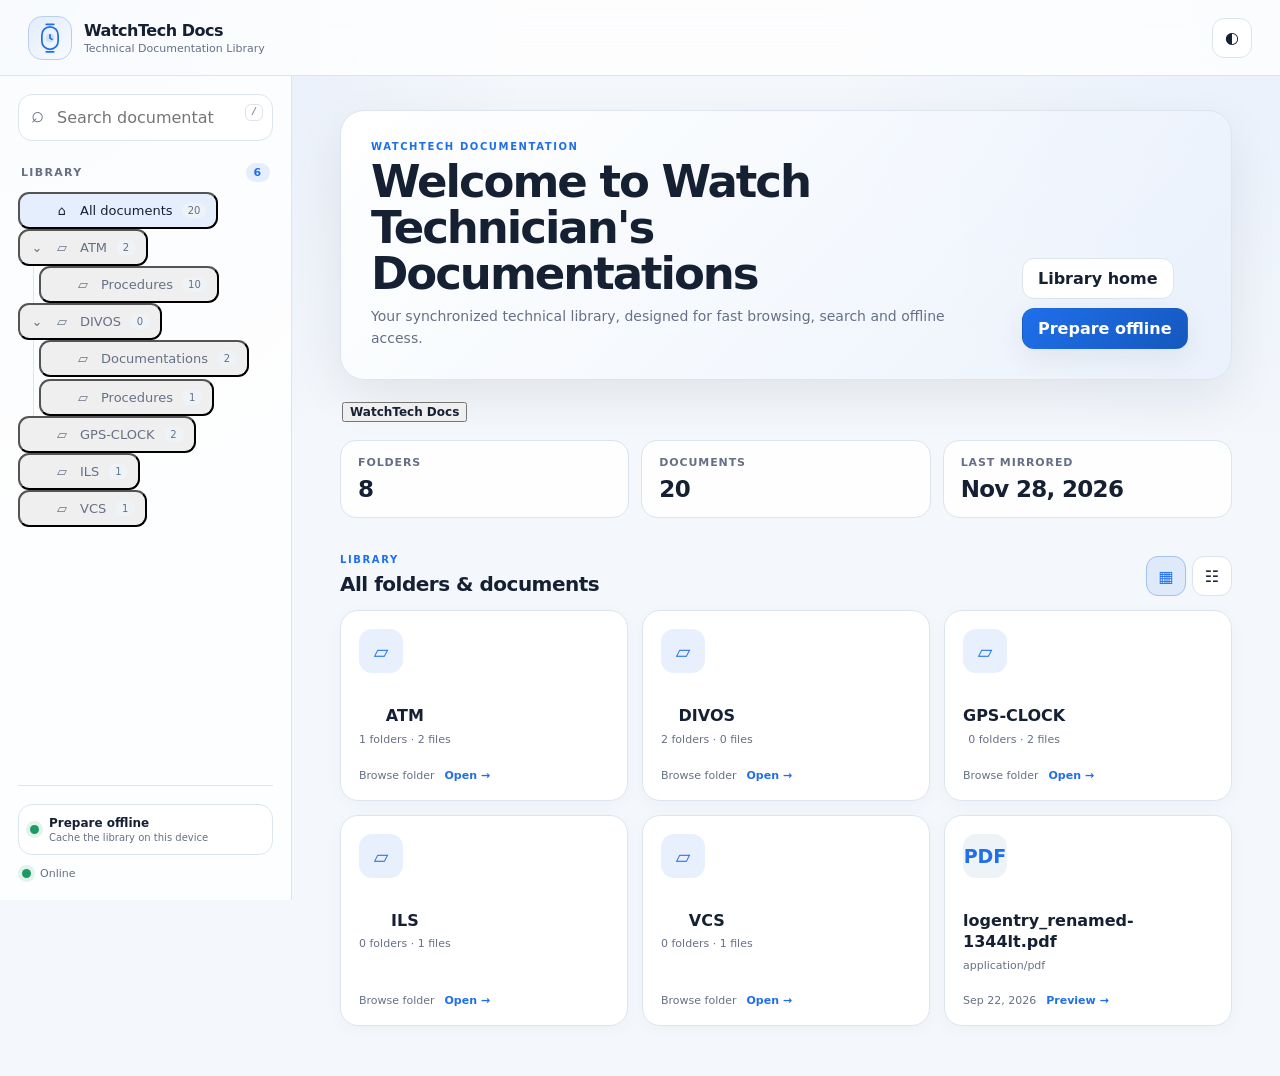
<file: index.html>
<!doctype html>
<html lang="en">
<head>
  <meta charset="utf-8">
  <meta name="viewport" content="width=device-width,initial-scale=1,viewport-fit=cover">
  <meta name="theme-color" content="#0b1220">
  <meta name="description" content="WatchTech Docs — technical documentation library">
  <meta name="color-scheme" content="dark light">
  <link rel="icon" href="icon.svg" type="image/svg+xml">
  <link rel="manifest" href="manifest.webmanifest">
  <link rel="stylesheet" href="style.css">
  <title>WatchTech Docs</title>
</head>
<body>
  <div class="app-shell">
    <header class="topbar">
      <div class="brand-block">
        <button class="mobile-menu" id="mobileMenuBtn" aria-label="Open navigation" aria-expanded="false">
          <span></span><span></span><span></span>
        </button>
        <a class="brand" href="./" aria-label="WatchTech Docs home">
          <span class="brand-mark" aria-hidden="true">
            <svg viewBox="0 0 48 48" fill="none" xmlns="http://www.w3.org/2000/svg">
              <rect x="11" y="6" width="26" height="36" rx="13" stroke="currentColor" stroke-width="2.8"/>
              <circle cx="24" cy="24" r="7.2" fill="currentColor" opacity=".15"/>
              <path d="M24 19v5l3.3 2.2" stroke="currentColor" stroke-width="2.8" stroke-linecap="round" stroke-linejoin="round"/>
              <path d="M18 2h12M18 46h12" stroke="currentColor" stroke-width="2.8" stroke-linecap="round"/>
            </svg>
          </span>
          <span>
            <strong>WatchTech Docs</strong>
            <small>Technical Documentation Library</small>
          </span>
        </a>
      </div>

      <div class="topbar-actions">
        <button class="icon-button" id="themeBtn" aria-label="Toggle theme" title="Toggle theme">◐</button>
        <button class="install-btn" id="installBtn" hidden>Install app</button>
      </div>
    </header>

    <div class="layout">
      <aside class="sidebar" id="sidebar" aria-label="Documentation navigation">
        <div class="sidebar-inner">
          <div class="search-wrap">
            <span class="search-icon" aria-hidden="true">⌕</span>
            <input id="searchInput" type="search" autocomplete="off" placeholder="Search documentation…" aria-label="Search documentation">
            <kbd>/</kbd>
          </div>

          <div class="sidebar-section-head">
            <span>Library</span>
            <span class="count-pill" id="treeCount">0</span>
          </div>

          <nav id="tree" class="tree" aria-label="Documentation folders"></nav>

          <div class="sidebar-footer">
            <button class="offline-action" id="offlineBtn">
              <span class="offline-dot" id="offlineDot"></span>
              <span>
                <strong id="offlineText">Prepare offline</strong>
                <small id="offlineMeta">Cache the library on this device</small>
              </span>
            </button>
            <div class="sidebar-note">
              <span class="status-dot" id="connectionDot"></span>
              <span id="connectionText">Online</span>
            </div>
          </div>
        </div>
      </aside>

      <main class="main" id="main">
        <section class="hero">
          <div>
            <div class="eyebrow">WATCHTECH DOCUMENTATION</div>
            <h1 id="pageTitle">Welcome to WatchTech Docs</h1>
            <p id="pageDescription">Your synchronized technical library, available from GitHub Pages and designed for fast offline access.</p>
          </div>
          <div class="hero-actions">
            <button class="secondary-btn" id="homeBtn">Library home</button>
            <button class="primary-btn" id="offlineHeroBtn">Prepare offline</button>
          </div>
        </section>

        <div class="breadcrumbs" id="breadcrumbs" aria-label="Breadcrumbs"></div>

        <section class="stats-grid" id="statsGrid" aria-label="Library statistics">
          <article class="stat-card"><span class="stat-label">Folders</span><strong id="folderStat">0</strong></article>
          <article class="stat-card"><span class="stat-label">Documents</span><strong id="fileStat">0</strong></article>
          <article class="stat-card"><span class="stat-label">Last mirrored</span><strong id="syncStat">—</strong></article>
        </section>

        <section class="content-head">
          <div>
            <span class="section-kicker" id="sectionKicker">Library</span>
            <h2 id="sectionTitle">All folders</h2>
          </div>
          <div class="view-tools">
            <button class="view-button active" id="gridViewBtn" aria-label="Grid view">▦</button>
            <button class="view-button" id="listViewBtn" aria-label="List view">☷</button>
          </div>
        </section>

        <section id="content" class="content-grid" aria-live="polite"></section>

        <section id="searchResults" class="search-results" hidden>
          <div class="search-results-head">
            <div>
              <span class="section-kicker">Search</span>
              <h2><span id="searchCount">0</span> matches</h2>
            </div>
            <button class="secondary-btn" id="clearSearchBtn">Clear search</button>
          </div>
          <div id="resultsGrid" class="results-grid"></div>
        </section>
      </main>
    </div>

    <div class="mobile-backdrop" id="mobileBackdrop" hidden></div>


    <dialog class="viewer-dialog" id="viewer" aria-labelledby="viewerTitle">
      <div class="viewer-shell">
        <header class="viewer-head">
          <div class="viewer-heading">
            <span class="section-kicker">Document viewer</span>
            <h2 id="viewerTitle">Document</h2>
            <p id="viewerMeta">—</p>
          </div>
          <div class="viewer-actions">
            <a class="secondary-btn" id="viewerDownload" href="#" download>Download</a>
            <button class="secondary-btn" id="viewerNewTab" type="button">Open separately</button>
            <button class="icon-button viewer-close" id="viewerClose" type="button" aria-label="Close viewer">×</button>
          </div>
        </header>
        <div class="viewer-body" id="viewerBody"></div>
      </div>
    </dialog>

    <div class="toast" id="toast" role="status" aria-live="polite"></div>
  </div>

  <script src="app.js"></script>
</body>
</html>
</file>
<file: style.css>
:root {
  --bg: #f4f7fb;
  --panel: rgba(255,255,255,.88);
  --panel-solid: #fff;
  --panel-soft: #eef3f8;
  --text: #152033;
  --muted: #667085;
  --line: #dce4ee;
  --accent: #1f6feb;
  --accent-strong: #1558bd;
  --accent-soft: rgba(31,111,235,.10);
  --success: #1a9b63;
  --shadow: 0 18px 50px rgba(15,23,42,.08);
  --shadow-soft: 0 8px 28px rgba(15,23,42,.07);
  --radius-xl: 24px;
  --radius-lg: 18px;
  --radius-md: 14px;
  --sidebar: 292px;
  --topbar: 76px;
}

[data-theme="dark"] {
  --bg: #09111f;
  --panel: rgba(14,24,40,.90);
  --panel-solid: #0f1a2b;
  --panel-soft: #111f33;
  --text: #eef4ff;
  --muted: #9aa9bf;
  --line: #23334a;
  --accent: #67a3ff;
  --accent-strong: #8ab6ff;
  --accent-soft: rgba(103,163,255,.12);
  --success: #51d19a;
  --shadow: 0 24px 60px rgba(0,0,0,.28);
  --shadow-soft: 0 10px 30px rgba(0,0,0,.22);
}

* { box-sizing: border-box; }
html { scroll-behavior: smooth; }
body {
  margin: 0;
  min-height: 100vh;
  font-family: Inter, ui-sans-serif, system-ui, -apple-system, BlinkMacSystemFont, "Segoe UI", sans-serif;
  background:
    radial-gradient(circle at 0 0, rgba(31,111,235,.10), transparent 32%),
    radial-gradient(circle at 100% 0, rgba(89,161,255,.08), transparent 28%),
    var(--bg);
  color: var(--text);
}
button, input { font: inherit; }
button { color: inherit; }
a { color: inherit; text-decoration: none; }

.app-shell { min-height: 100vh; }
.topbar {
  height: var(--topbar);
  position: sticky;
  top: 0;
  z-index: 30;
  display: flex;
  align-items: center;
  justify-content: space-between;
  padding: 0 28px;
  border-bottom: 1px solid var(--line);
  background: color-mix(in srgb, var(--panel) 88%, transparent);
  backdrop-filter: blur(18px);
}
.brand-block, .topbar-actions { display: flex; align-items: center; gap: 12px; }
.brand { display: inline-flex; align-items: center; gap: 12px; }
.brand-mark {
  width: 44px; height: 44px; display: grid; place-items: center;
  border-radius: 14px;
  background: linear-gradient(145deg, var(--accent-soft), transparent);
  color: var(--accent);
  border: 1px solid color-mix(in srgb, var(--accent) 18%, var(--line));
}
.brand-mark svg { width: 30px; height: 30px; }
.brand strong { display: block; letter-spacing: -.03em; font-size: 16px; }
.brand small { display: block; color: var(--muted); font-size: 11px; margin-top: 2px; }
.mobile-menu { display: none; border: 0; background: transparent; padding: 8px; }
.mobile-menu span { display: block; width: 21px; height: 2px; background: var(--text); margin: 4px 0; border-radius: 5px; }
.icon-button, .view-button {
  width: 40px; height: 40px; border-radius: 12px; border: 1px solid var(--line); background: var(--panel-solid); cursor: pointer;
}
.icon-button:hover, .view-button:hover { border-color: var(--accent); }
.install-btn, .primary-btn, .secondary-btn {
  border: 1px solid var(--line); border-radius: 12px; padding: 10px 15px; font-weight: 700; cursor: pointer;
}
.primary-btn { color: #fff; border-color: transparent; background: linear-gradient(135deg, var(--accent), var(--accent-strong)); box-shadow: var(--shadow-soft); }
.secondary-btn { background: var(--panel-solid); }
.secondary-btn:hover { border-color: var(--accent); }

.layout { min-height: calc(100vh - var(--topbar)); display: grid; grid-template-columns: var(--sidebar) minmax(0,1fr); }
.sidebar {
  position: sticky; top: var(--topbar); height: calc(100vh - var(--topbar));
  border-right: 1px solid var(--line); background: color-mix(in srgb, var(--panel) 94%, transparent);
}
.sidebar-inner { height: 100%; display: flex; flex-direction: column; padding: 18px; overflow: auto; }
.search-wrap { position: relative; }
.search-wrap input {
  width: 100%; padding: 13px 42px 13px 38px; border: 1px solid var(--line); border-radius: 14px;
  background: var(--panel-solid); color: var(--text); outline: none;
}
.search-wrap input:focus { border-color: var(--accent); box-shadow: 0 0 0 4px var(--accent-soft); }
.search-icon { position: absolute; left: 13px; top: 8px; font-size: 22px; color: var(--muted); }
kbd { position: absolute; right: 10px; top: 10px; font-size: 10px; color: var(--muted); border: 1px solid var(--line); border-radius: 6px; padding: 2px 5px; }
.sidebar-section-head { display: flex; align-items: center; justify-content: space-between; margin: 22px 3px 10px; color: var(--muted); font-size: 11px; font-weight: 800; letter-spacing: .12em; text-transform: uppercase; }
.count-pill { min-width: 24px; padding: 3px 7px; text-align: center; border-radius: 999px; background: var(--accent-soft); color: var(--accent); font-weight: 800; }
.tree { display: grid; gap: 4px; }
.tree-item { display: flex; align-items: center; gap: 9px; border-radius: 11px; padding: 9px 10px; cursor: pointer; color: var(--muted); font-size: 13px; }
.tree-item:hover, .tree-item.active { background: var(--accent-soft); color: var(--text); }
.tree-caret { width: 14px; flex: none; color: var(--muted); text-align: center; }
.tree-icon { width: 18px; flex: none; }
.tree-name { overflow: hidden; text-overflow: ellipsis; white-space: nowrap; flex: 1; }
.tree-badge { font-size: 10px; min-width: 20px; text-align: center; padding: 2px 6px; border-radius: 999px; background: var(--panel-soft); color: var(--muted); }
.tree-children { margin-left: 15px; border-left: 1px solid var(--line); padding-left: 5px; display: grid; gap: 2px; }
.sidebar-footer { margin-top: auto; padding-top: 18px; border-top: 1px solid var(--line); display: grid; gap: 10px; }
.offline-action { display: flex; gap: 10px; align-items: center; text-align: left; width: 100%; border: 1px solid var(--line); background: var(--panel-solid); border-radius: 14px; padding: 11px; cursor: pointer; }
.offline-action strong { display: block; font-size: 12px; }
.offline-action small { display: block; color: var(--muted); margin-top: 2px; font-size: 10px; }
.offline-dot, .status-dot { width: 9px; height: 9px; flex: none; border-radius: 50%; background: var(--success); box-shadow: 0 0 0 4px color-mix(in srgb, var(--success) 12%, transparent); }
.sidebar-note { display: flex; align-items: center; gap: 9px; color: var(--muted); font-size: 11px; padding: 2px 4px; }

.main { min-width: 0; padding: 34px clamp(18px, 4vw, 48px) 50px; max-width: 1500px; width: 100%; margin: 0 auto; }
.hero {
  display: flex; align-items: flex-end; justify-content: space-between; gap: 28px; padding: 30px;
  border: 1px solid var(--line); border-radius: var(--radius-xl); background:
  linear-gradient(135deg, var(--panel-solid), color-mix(in srgb, var(--accent-soft) 60%, var(--panel-solid)));
  box-shadow: var(--shadow);
}
.eyebrow, .section-kicker { color: var(--accent); font-size: 10px; font-weight: 900; letter-spacing: .16em; text-transform: uppercase; }
.hero h1 { margin: 7px 0 8px; font-size: clamp(28px, 4vw, 45px); letter-spacing: -.045em; line-height: 1.02; }
.hero p { margin: 0; max-width: 700px; color: var(--muted); line-height: 1.6; font-size: 14px; }
.hero-actions { display: flex; gap: 9px; flex-wrap: wrap; }
.breadcrumbs { display: flex; flex-wrap: wrap; gap: 6px; margin: 22px 2px 18px; color: var(--muted); font-size: 12px; }
.breadcrumb { cursor: pointer; }
.breadcrumb.current { color: var(--text); font-weight: 700; }
.breadcrumb-sep { opacity: .55; }
.stats-grid { display: grid; grid-template-columns: repeat(3, minmax(0,1fr)); gap: 12px; margin-bottom: 30px; }
.stat-card { border: 1px solid var(--line); background: var(--panel); border-radius: 16px; padding: 15px 17px; }
.stat-label { display: block; color: var(--muted); font-size: 11px; text-transform: uppercase; letter-spacing: .08em; font-weight: 800; }
.stat-card strong { display: block; margin-top: 7px; font-size: 23px; letter-spacing: -.03em; }
.content-head, .search-results-head { display: flex; justify-content: space-between; align-items: flex-end; gap: 18px; margin-bottom: 14px; }
.content-head h2, .search-results-head h2 { margin: 5px 0 0; font-size: 20px; letter-spacing: -.025em; }
.view-tools { display: flex; gap: 6px; }
.view-button.active { background: var(--accent-soft); color: var(--accent); border-color: color-mix(in srgb, var(--accent) 30%, var(--line)); }
.content-grid { display: grid; grid-template-columns: repeat(auto-fill, minmax(240px, 1fr)); gap: 14px; }
.content-grid.list-mode { grid-template-columns: 1fr; }
.card {
  position: relative; min-width: 0; display: flex; flex-direction: column; justify-content: space-between; gap: 20px;
  border: 1px solid var(--line); border-radius: var(--radius-lg); background: var(--panel-solid); padding: 18px;
  box-shadow: 0 4px 18px rgba(15,23,42,.03); transition: transform .16s ease, box-shadow .16s ease, border-color .16s ease;
}
.card:hover { transform: translateY(-2px); border-color: color-mix(in srgb, var(--accent) 34%, var(--line)); box-shadow: var(--shadow-soft); }
.list-mode .card { flex-direction: row; align-items: center; gap: 16px; padding: 14px 16px; }
.card-top { display: flex; align-items: flex-start; justify-content: space-between; gap: 10px; }
.type-icon { width: 44px; height: 44px; display: grid; place-items: center; flex: none; border-radius: 13px; background: var(--accent-soft); color: var(--accent); font-size: 19px; font-weight: 900; }
.file-card .type-icon { background: var(--panel-soft); }
.card-title { margin: 12px 0 5px; font-weight: 800; line-height: 1.35; overflow-wrap: anywhere; }
.card-meta { color: var(--muted); font-size: 11px; line-height: 1.5; }
.card-footer { display: flex; align-items: center; justify-content: space-between; gap: 10px; margin-top: auto; }
.open-label { font-size: 11px; font-weight: 800; color: var(--accent); }
.item-count { color: var(--muted); font-size: 11px; }
.list-mode .card-title { margin: 0 0 3px; }
.list-mode .card-footer { margin-left: auto; min-width: 110px; }
.search-results { margin-top: 36px; padding-top: 30px; border-top: 1px solid var(--line); }
.results-grid { display: grid; grid-template-columns: repeat(auto-fill,minmax(250px,1fr)); gap: 12px; }
.empty-state { grid-column: 1/-1; border: 1px dashed var(--line); border-radius: 18px; padding: 44px 20px; text-align: center; color: var(--muted); background: var(--panel); }
.empty-state strong { display: block; color: var(--text); margin-bottom: 5px; }
.skeleton { min-height: 150px; background: linear-gradient(90deg, var(--panel-soft), var(--panel), var(--panel-soft)); background-size: 200% 100%; animation: shimmer 1.3s infinite; }
@keyframes shimmer { to { background-position: -200% 0; } }
.mobile-backdrop { position: fixed; inset: var(--topbar) 0 0; background: rgba(2,8,23,.45); z-index: 25; }
.toast { position: fixed; left: 50%; bottom: 24px; transform: translate(-50%, 20px); opacity: 0; pointer-events: none; background: var(--text); color: var(--bg); padding: 11px 16px; border-radius: 12px; font-size: 12px; font-weight: 700; transition: opacity .2s ease, transform .2s ease; z-index: 60; box-shadow: var(--shadow); }
.toast.show { opacity: 1; transform: translate(-50%, 0); }

@media (max-width: 980px) {
  :root { --sidebar: 270px; }
  .hero { align-items: flex-start; flex-direction: column; }
}
@media (max-width: 760px) {
  :root { --topbar: 68px; }
  .topbar { padding: 0 14px; }
  .mobile-menu { display: block; }
  .layout { display: block; }
  .sidebar { position: fixed; left: 0; top: var(--topbar); bottom: 0; width: min(88vw, 320px); height: auto; z-index: 40; transform: translateX(-102%); transition: transform .2s ease; box-shadow: var(--shadow); }
  .sidebar.open { transform: translateX(0); }
  .main { padding: 18px 14px 36px; }
  .hero { padding: 22px; border-radius: 20px; }
  .stats-grid { grid-template-columns: 1fr 1fr; }
  .stats-grid .stat-card:last-child { grid-column: 1/-1; }
  .content-grid { grid-template-columns: repeat(auto-fill, minmax(210px, 1fr)); }
}
@media (max-width: 480px) {
  .brand small { display: none; }
  .brand-mark { width: 40px; height: 40px; border-radius: 12px; }
  .install-btn { display: none; }
  .hero-actions { width: 100%; }
  .hero-actions button { flex: 1 1 0; }
  .stats-grid { grid-template-columns: 1fr; }
  .stats-grid .stat-card:last-child { grid-column: auto; }
  .content-grid { grid-template-columns: 1fr; }
  .list-mode .card { align-items: flex-start; }
  .list-mode .card-footer { min-width: auto; }
}


.viewer-dialog { width: min(1400px, 96vw); height: min(92vh, 980px); padding: 0; border: 0; border-radius: 24px; overflow: hidden; background: var(--panel); color: var(--text); box-shadow: 0 28px 90px rgba(0,0,0,.35); }
.viewer-dialog::backdrop { background: rgba(4,9,18,.72); backdrop-filter: blur(6px); }
.viewer-shell { display: grid; grid-template-rows: auto minmax(0,1fr); height: 100%; min-height: 0; }
.viewer-head { display: flex; align-items: center; justify-content: space-between; gap: 20px; padding: 18px 20px; border-bottom: 1px solid var(--line); background: var(--panel); }
.viewer-heading { min-width: 0; }
.viewer-heading h2 { margin: 2px 0 4px; font-size: clamp(18px,2vw,24px); overflow: hidden; text-overflow: ellipsis; white-space: nowrap; }
.viewer-heading p { margin: 0; color: var(--muted); font-size: 12px; }
.viewer-actions { display:flex; align-items:center; gap:8px; flex-wrap: wrap; justify-content:flex-end; }
.viewer-close { font-size: 24px; line-height: 1; width: 42px; height: 42px; }
.viewer-body { min-height: 0; overflow: auto; background: var(--panel-soft); display: grid; place-items: center; }
.viewer-frame { width: 100%; height: 100%; border: 0; background: #fff; }
.viewer-image { max-width: 100%; max-height: 100%; width: auto; height: auto; object-fit: contain; padding: 28px; }
.viewer-media { width: min(800px, 88%); }
.viewer-video { max-height: 72vh; }
.viewer-text { width: 100%; height: 100%; margin: 0; padding: 28px; box-sizing: border-box; overflow: auto; white-space: pre-wrap; overflow-wrap: anywhere; font: 13px/1.65 ui-monospace, SFMono-Regular, Menlo, Monaco, Consolas, monospace; color: var(--text); }
.viewer-unsupported { text-align:center; padding:48px 24px; max-width: 560px; }
.viewer-unsupported-icon { display:grid; place-items:center; margin:0 auto 18px; width:76px; height:76px; border-radius:20px; background:var(--panel); border:1px solid var(--line); font-weight:900; font-size:14px; }
.viewer-unsupported h3 { margin: 0 0 8px; font-size: 20px; }
.viewer-unsupported p { margin: 0 0 6px; color:var(--text); overflow-wrap:anywhere; }
.viewer-unsupported small { color:var(--muted); }
.card.file-card { cursor: pointer; text-align: left; width: 100%; }
@media (max-width: 720px) {
  .viewer-dialog { width: 100vw; height: 100vh; max-width: none; max-height: none; border-radius: 0; }
  .viewer-head { align-items: flex-start; }
  .viewer-actions { width: 100%; justify-content: flex-end; }
  .viewer-head { flex-direction: column; }
}
</file>
